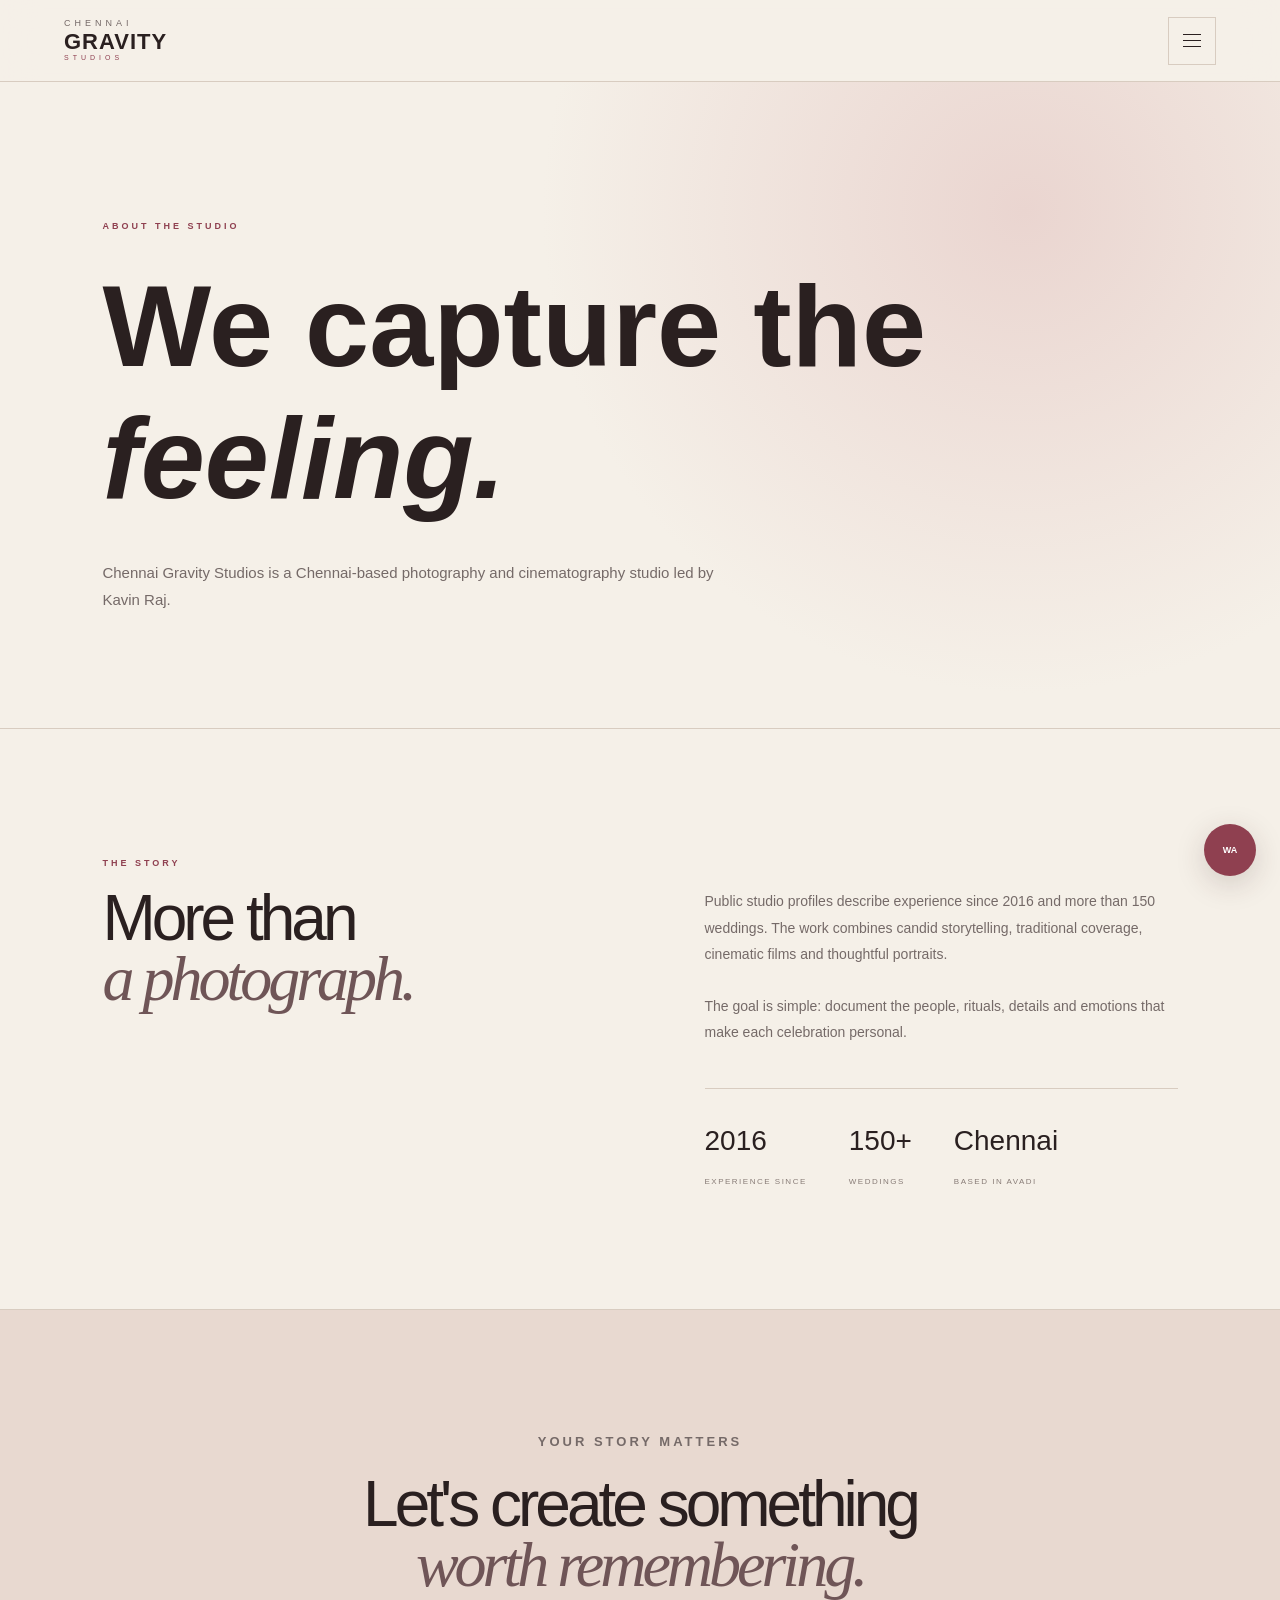
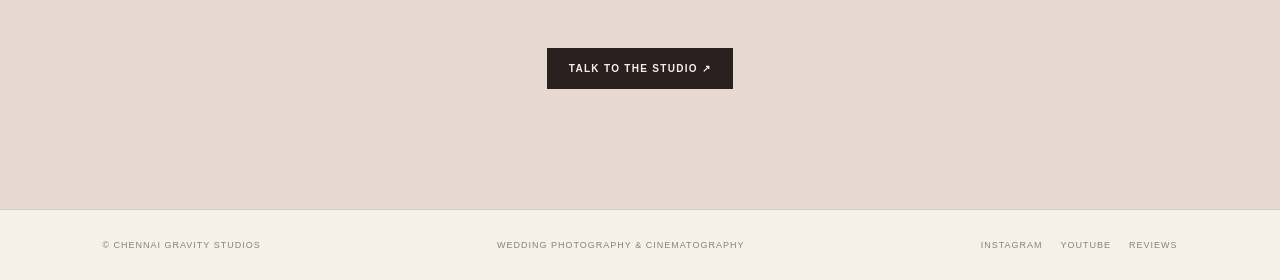
<file: about.html>
<!DOCTYPE html><html lang="en"><head><meta charset="UTF-8"><meta name="viewport" content="width=device-width,initial-scale=1.0"><meta name="description" content="Chennai Gravity Studios — wedding photography and cinematography in Chennai."><title>About | Chennai Gravity Studios</title><link rel="stylesheet" href="styles.css"></head><body><header><a class="brand" href="index.html"><span>CHENNAI</span><strong>GRAVITY</strong><small>STUDIOS</small></a><button class="menu-toggle" id="menuToggle" aria-label="Open menu" aria-expanded="false"><span></span><span></span><span></span></button><div class="side-menu" id="sideMenu"><div class="side-menu-top"><a class="brand" href="index.html"><span>CHENNAI</span><strong>GRAVITY</strong><small>STUDIOS</small></a><button class="menu-close" id="menuClose" aria-label="Close menu">×</button></div><nav class="side-nav"><a href="index.html">Home <span>01</span></a><a href="about.html">About <span>02</span></a><a href="services.html">Services <span>03</span></a><a href="portfolio.html">Portfolio <span>04</span></a><a href="reviews.html">Reviews <span>05</span></a><a href="contact.html">Contact <span>06</span></a></nav><div class="side-menu-bottom"><a href="https://www.instagram.com/chennaigravitystudios?stkn=cXQwcTYzNXhwazcz" target="_blank" rel="noopener">Instagram ↗</a><a href="https://youtube.com/@chennaigravity2805?si=CINxiaw2oVml3UkT" target="_blank" rel="noopener">YouTube ↗</a></div></div><div class="menu-overlay" id="menuOverlay"></div></header><main><section class="page-hero"><p class="eyebrow">ABOUT THE STUDIO</p><h1>We capture the<br><em>feeling.</em></h1><p>Chennai Gravity Studios is a Chennai-based photography and cinematography studio led by Kavin Raj.</p></section><section class="section split"><div><p class="eyebrow">THE STORY</p><h2>More than<br><em>a photograph.</em></h2></div><div class="copy"><p>Public studio profiles describe experience since 2016 and more than 150 weddings. The work combines candid storytelling, traditional coverage, cinematic films and thoughtful portraits.</p><p>The goal is simple: document the people, rituals, details and emotions that make each celebration personal.</p><div class="stats"><div><strong>2016</strong><span>Experience since</span></div><div><strong>150+</strong><span>Weddings</span></div><div><strong>Chennai</strong><span>Based in Avadi</span></div></div></div></section><section class="section availability"><div><p class="eyebrow">YOUR STORY MATTERS</p><h2>Let's create something<br><em>worth remembering.</em></h2><a class="btn" href="contact.html">Talk to the studio ↗</a></div></section></main><footer><span>© Chennai Gravity Studios</span><span>Wedding Photography & Cinematography</span><div class="footer-social"><a href="https://www.instagram.com/chennaigravitystudios?stkn=cXQwcTYzNXhwazcz" target="_blank" rel="noopener">Instagram</a><a href="https://youtube.com/@chennaigravity2805?si=CINxiaw2oVml3UkT" target="_blank" rel="noopener">YouTube</a><a href="reviews.html">Reviews</a></div></footer><a class="float" href="https://wa.me/919710421400" target="_blank" aria-label="WhatsApp">WA</a><script>
const menuToggle=document.getElementById('menuToggle'),sideMenu=document.getElementById('sideMenu'),menuOverlay=document.getElementById('menuOverlay'),menuClose=document.getElementById('menuClose');
function setMenu(open){sideMenu.classList.toggle('open',open);menuOverlay.classList.toggle('show',open);menuToggle.classList.toggle('active',open);menuToggle.setAttribute('aria-expanded',open);document.body.classList.toggle('menu-open',open)}
menuToggle.addEventListener('click',()=>setMenu(true));menuClose.addEventListener('click',()=>setMenu(false));menuOverlay.addEventListener('click',()=>setMenu(false));document.querySelectorAll('.side-nav a').forEach(a=>a.addEventListener('click',()=>setMenu(false)));document.addEventListener('keydown',e=>{if(e.key==='Escape')setMenu(false)});
</script></body></html>
</file>
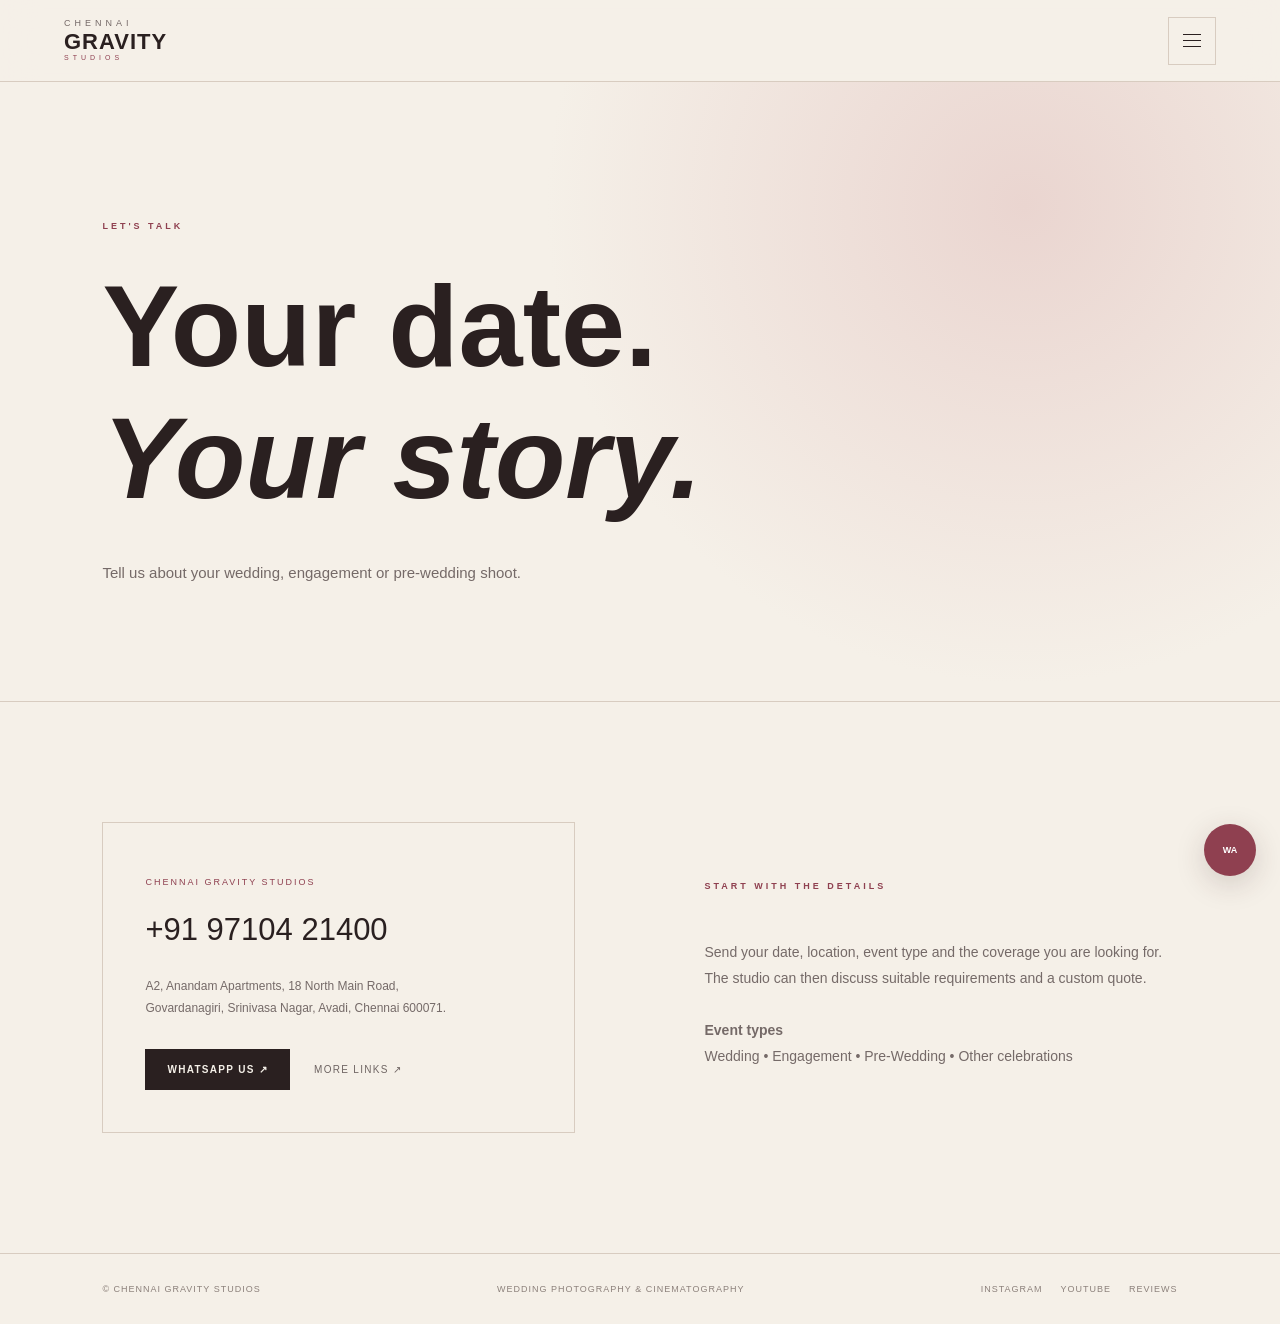
<file: contact.html>
<!DOCTYPE html><html lang="en"><head><meta charset="UTF-8"><meta name="viewport" content="width=device-width,initial-scale=1.0"><meta name="description" content="Chennai Gravity Studios — wedding photography and cinematography in Chennai."><title>Contact | Chennai Gravity Studios</title><link rel="stylesheet" href="styles.css"></head><body><header><a class="brand" href="index.html"><span>CHENNAI</span><strong>GRAVITY</strong><small>STUDIOS</small></a><button class="menu-toggle" id="menuToggle" aria-label="Open menu" aria-expanded="false"><span></span><span></span><span></span></button><div class="side-menu" id="sideMenu"><div class="side-menu-top"><a class="brand" href="index.html"><span>CHENNAI</span><strong>GRAVITY</strong><small>STUDIOS</small></a><button class="menu-close" id="menuClose" aria-label="Close menu">×</button></div><nav class="side-nav"><a href="index.html">Home <span>01</span></a><a href="about.html">About <span>02</span></a><a href="services.html">Services <span>03</span></a><a href="portfolio.html">Portfolio <span>04</span></a><a href="reviews.html">Reviews <span>05</span></a><a href="contact.html">Contact <span>06</span></a></nav><div class="side-menu-bottom"><a href="https://www.instagram.com/chennaigravitystudios?stkn=cXQwcTYzNXhwazcz" target="_blank" rel="noopener">Instagram ↗</a><a href="https://youtube.com/@chennaigravity2805?si=CINxiaw2oVml3UkT" target="_blank" rel="noopener">YouTube ↗</a></div></div><div class="menu-overlay" id="menuOverlay"></div></header><main><section class="page-hero"><p class="eyebrow">LET'S TALK</p><h1>Your date.<br><em>Your story.</em></h1><p>Tell us about your wedding, engagement or pre-wedding shoot.</p></section><section class="section contact"><div class="contact-card"><p>CHENNAI GRAVITY STUDIOS</p><a class="phone" href="tel:+919710421400">+91 97104 21400</a><p>A2, Anandam Apartments, 18 North Main Road,<br>Govardanagiri, Srinivasa Nagar, Avadi, Chennai 600071.</p><div class="actions"><a class="btn" href="https://wa.me/919710421400?text=Hi%20Chennai%20Gravity%20Studios%2C%20I%27d%20like%20to%20enquire%20about%20a%20wedding%20package." target="_blank">WhatsApp Us ↗</a><a class="text-link" href="https://linktr.ee/studiochennaigravity" target="_blank">More links ↗</a></div></div><div><p class="eyebrow">START WITH THE DETAILS</p><div class="copy"><p>Send your date, location, event type and the coverage you are looking for. The studio can then discuss suitable requirements and a custom quote.</p><p><strong>Event types</strong><br>Wedding • Engagement • Pre-Wedding • Other celebrations</p></div></div></section></main><footer><span>© Chennai Gravity Studios</span><span>Wedding Photography & Cinematography</span><div class="footer-social"><a href="https://www.instagram.com/chennaigravitystudios?stkn=cXQwcTYzNXhwazcz" target="_blank" rel="noopener">Instagram</a><a href="https://youtube.com/@chennaigravity2805?si=CINxiaw2oVml3UkT" target="_blank" rel="noopener">YouTube</a><a href="reviews.html">Reviews</a></div></footer><a class="float" href="https://wa.me/919710421400" target="_blank" aria-label="WhatsApp">WA</a><script>
const menuToggle=document.getElementById('menuToggle'),sideMenu=document.getElementById('sideMenu'),menuOverlay=document.getElementById('menuOverlay'),menuClose=document.getElementById('menuClose');
function setMenu(open){sideMenu.classList.toggle('open',open);menuOverlay.classList.toggle('show',open);menuToggle.classList.toggle('active',open);menuToggle.setAttribute('aria-expanded',open);document.body.classList.toggle('menu-open',open)}
menuToggle.addEventListener('click',()=>setMenu(true));menuClose.addEventListener('click',()=>setMenu(false));menuOverlay.addEventListener('click',()=>setMenu(false));document.querySelectorAll('.side-nav a').forEach(a=>a.addEventListener('click',()=>setMenu(false)));document.addEventListener('keydown',e=>{if(e.key==='Escape')setMenu(false)});
</script></body></html>
</file>
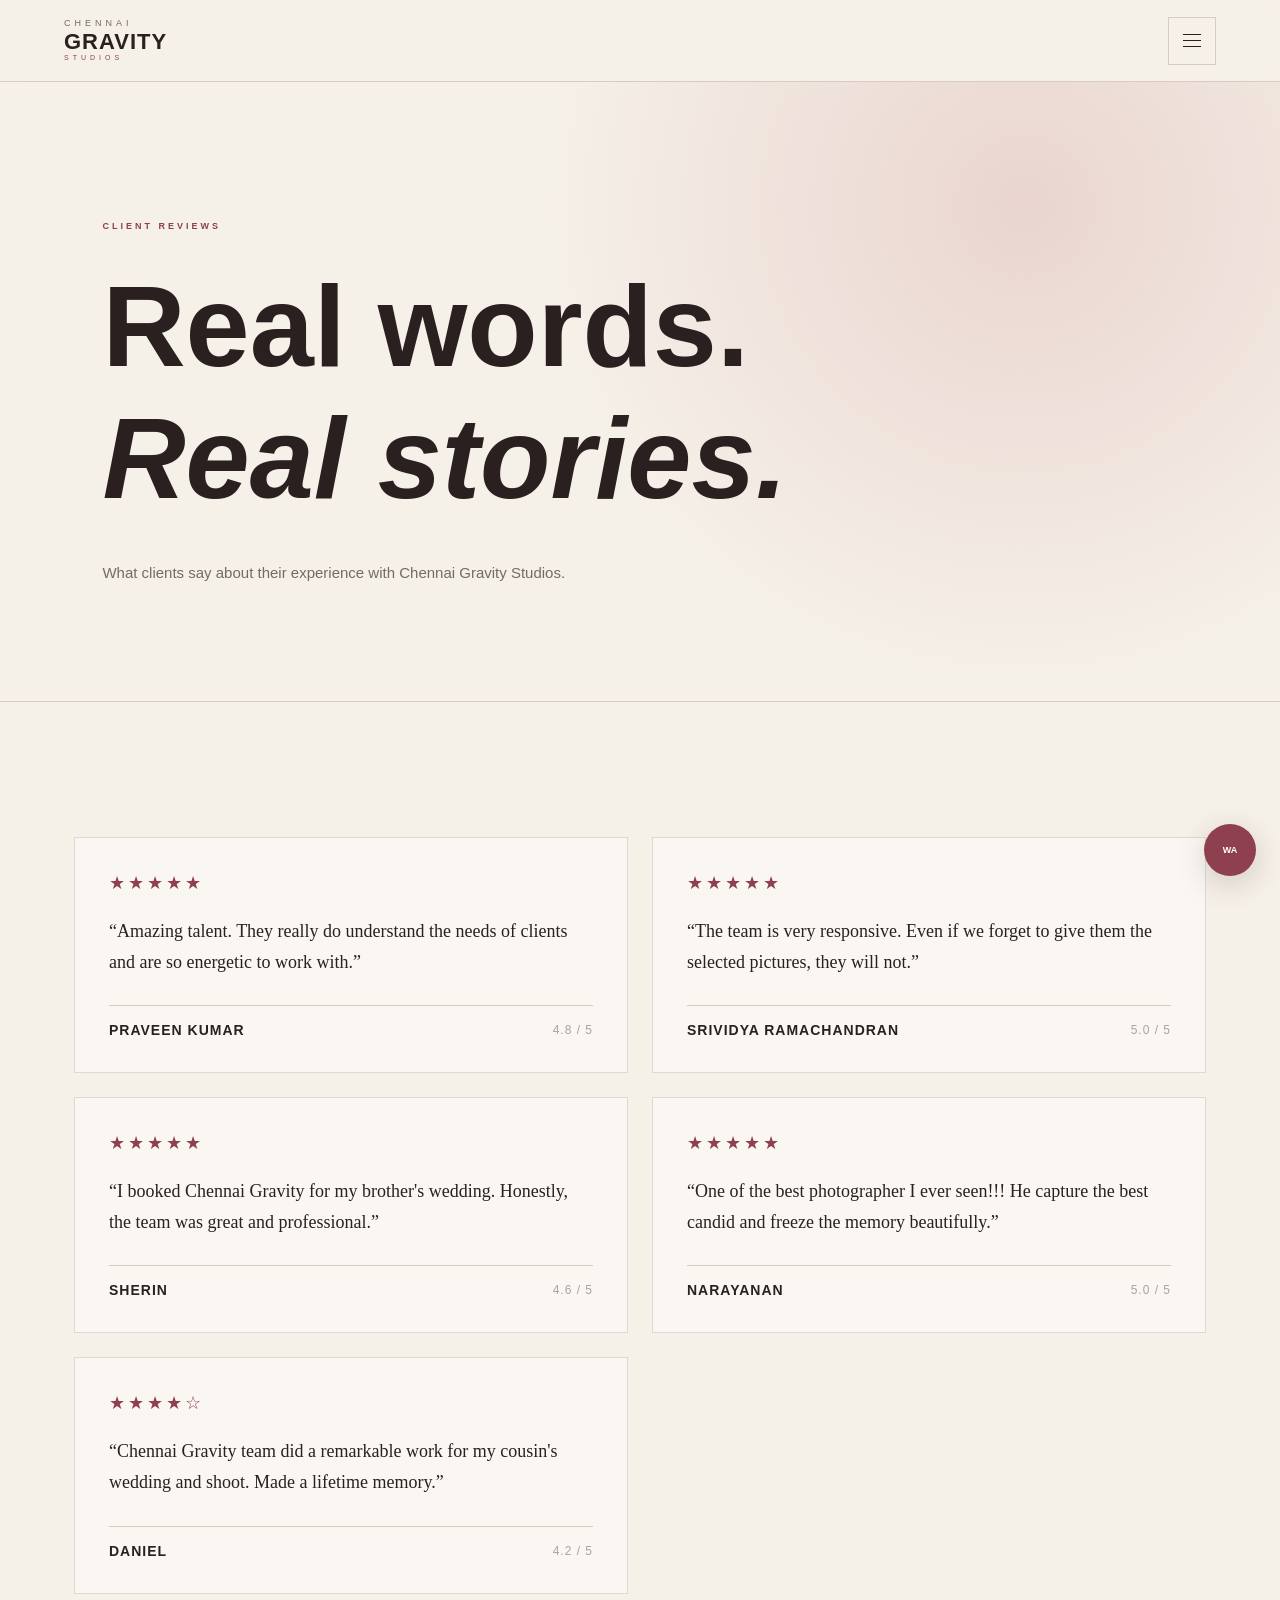
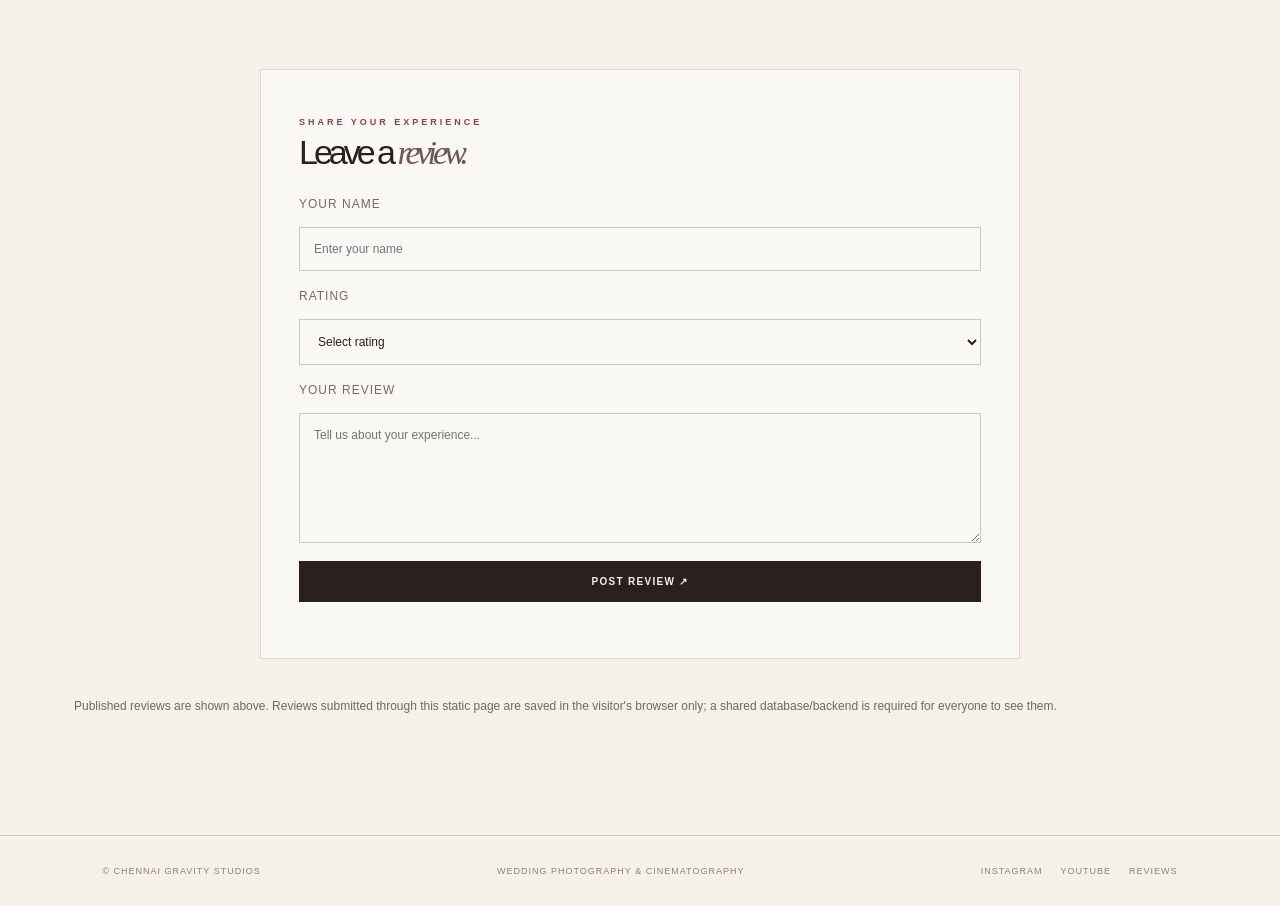
<file: reviews.html>
<!DOCTYPE html>
<html lang="en">
<head>
<meta charset="UTF-8">
<meta name="viewport" content="width=device-width,initial-scale=1.0">
<meta name="description" content="Client reviews for Chennai Gravity Studios.">
<title>Reviews | Chennai Gravity Studios</title>
<link rel="stylesheet" href="styles.css">
<style>
.reviews-only{max-width:1180px;margin:0 auto;padding:80px 24px 110px}
.reviews-grid{display:grid;grid-template-columns:repeat(2,minmax(0,1fr));gap:24px;margin-top:55px}
.review-card{padding:34px;border:1px solid rgba(0,0,0,.12);background:rgba(255,255,255,.5)}
.review-card .stars{font-size:18px;letter-spacing:3px;margin-bottom:22px}
.review-card p{font-size:18px;line-height:1.7;margin:0 0 28px}
.review-meta{display:flex;justify-content:space-between;gap:20px;align-items:center}
.review-meta strong{font-size:14px;text-transform:uppercase;letter-spacing:1px}
.review-meta span{font-size:12px;opacity:.6}
.review-source{margin-top:40px;font-size:12px;opacity:.65}
.review-form-card{max-width:760px;margin:75px auto 0;padding:38px;border:1px solid rgba(0,0,0,.12);background:rgba(255,255,255,.5)}
.review-form-card h2{margin:10px 0 28px;font-size:34px}
.review-form{display:grid;gap:18px}
.review-form label{display:grid;gap:8px;font-size:12px;text-transform:uppercase;letter-spacing:1px}
.review-form input,.review-form select,.review-form textarea{width:100%;box-sizing:border-box;border:1px solid rgba(0,0,0,.2);background:transparent;padding:14px;font:inherit;outline:none}
.review-form textarea{resize:vertical;min-height:130px}
.review-form button{border:0;cursor:pointer}
.review-message{font-size:13px;margin:0}
@media(max-width:760px){.reviews-only{padding:55px 20px 80px}.reviews-grid{grid-template-columns:1fr;margin-top:38px}.review-card{padding:26px}.review-card p{font-size:16px}.review-form-card{margin-top:55px;padding:26px}.review-form-card h2{font-size:28px}}
</style>
</head>
<body>
<header>
<a class="brand" href="index.html"><span>CHENNAI</span><strong>GRAVITY</strong><small>STUDIOS</small></a>
<button class="menu-toggle" id="menuToggle" aria-label="Open menu" aria-expanded="false"><span></span><span></span><span></span></button>
<div class="side-menu" id="sideMenu">
<div class="side-menu-top"><a class="brand" href="index.html"><span>CHENNAI</span><strong>GRAVITY</strong><small>STUDIOS</small></a><button class="menu-close" id="menuClose" aria-label="Close menu">×</button></div>
<nav class="side-nav">
<a href="index.html">Home <span>01</span></a><a href="about.html">About <span>02</span></a><a href="services.html">Services <span>03</span></a><a href="portfolio.html">Portfolio <span>04</span></a><a href="reviews.html">Reviews <span>05</span></a><a href="contact.html">Contact <span>06</span></a>
</nav>
<div class="side-menu-bottom"><a href="https://www.instagram.com/chennaigravitystudios?stkn=cXQwcTYzNXhwazcz" target="_blank" rel="noopener">Instagram ↗</a><a href="https://youtube.com/@chennaigravity2805?si=CINxiaw2oVml3UkT" target="_blank" rel="noopener">YouTube ↗</a></div>
</div><div class="menu-overlay" id="menuOverlay"></div>
</header>

<main>
<section class="page-hero">
<p class="eyebrow">CLIENT REVIEWS</p>
<h1>Real words.<br><em>Real stories.</em></h1>
<p>What clients say about their experience with Chennai Gravity Studios.</p>
</section>

<section class="reviews-only">
<div class="reviews-grid" id="reviewsGrid">
<article class="review-card"><div class="stars">★★★★★</div><p>“Amazing talent. They really do understand the needs of clients and are so energetic to work with.”</p><div class="review-meta"><strong>Praveen Kumar</strong><span>4.8 / 5</span></div></article>
<article class="review-card"><div class="stars">★★★★★</div><p>“The team is very responsive. Even if we forget to give them the selected pictures, they will not.”</p><div class="review-meta"><strong>Srividya Ramachandran</strong><span>5.0 / 5</span></div></article>
<article class="review-card"><div class="stars">★★★★★</div><p>“I booked Chennai Gravity for my brother's wedding. Honestly, the team was great and professional.”</p><div class="review-meta"><strong>Sherin</strong><span>4.6 / 5</span></div></article>
<article class="review-card"><div class="stars">★★★★★</div><p>“One of the best photographer I ever seen!!! He capture the best candid and freeze the memory beautifully.”</p><div class="review-meta"><strong>Narayanan</strong><span>5.0 / 5</span></div></article>
<article class="review-card"><div class="stars">★★★★☆</div><p>“Chennai Gravity team did a remarkable work for my cousin's wedding and shoot. Made a lifetime memory.”</p><div class="review-meta"><strong>Daniel</strong><span>4.2 / 5</span></div></article>
</div>

<div class="review-form-card">
<p class="eyebrow">SHARE YOUR EXPERIENCE</p>
<h2>Leave a <em>review.</em></h2>
<form class="review-form" id="reviewForm">
<label>Your name<input id="reviewName" maxlength="60" required placeholder="Enter your name"></label>
<label>Rating<select id="reviewRating" required><option value="">Select rating</option><option value="5">★★★★★ — 5</option><option value="4">★★★★☆ — 4</option><option value="3">★★★☆☆ — 3</option><option value="2">★★☆☆☆ — 2</option><option value="1">★☆☆☆☆ — 1</option></select></label>
<label>Your review<textarea id="reviewText" maxlength="500" required placeholder="Tell us about your experience..."></textarea></label>
<button class="btn" type="submit">Post Review ↗</button>
<p class="review-message" id="reviewMessage" aria-live="polite"></p>
</form>
</div>

<p class="review-source">Published reviews are shown above. Reviews submitted through this static page are saved in the visitor's browser only; a shared database/backend is required for everyone to see them.</p>
</section>
</main>

<footer><span>© Chennai Gravity Studios</span><span>Wedding Photography & Cinematography</span><div class="footer-social"><a href="https://www.instagram.com/chennaigravitystudios?stkn=cXQwcTYzNXhwazcz" target="_blank" rel="noopener">Instagram</a><a href="https://youtube.com/@chennaigravity2805?si=CINxiaw2oVml3UkT" target="_blank" rel="noopener">YouTube</a><a href="reviews.html">Reviews</a></div></footer>
<a class="float" href="https://wa.me/919710421400" target="_blank" aria-label="WhatsApp">WA</a>

<script>
const KEY='cgs_reviews_v2';
const escapeHTML=s=>String(s).replace(/[&<>"']/g,c=>({'&':'&amp;','<':'&lt;','>':'&gt;','"':'&quot;',"'":'&#039;'}[c]));
const stars=n=>'★★★★★'.slice(0,n)+'☆☆☆☆☆'.slice(0,5-n);
function getReviews(){try{return JSON.parse(localStorage.getItem(KEY)||'[]')}catch{return[]}}
function renderUserReviews(){
const grid=document.getElementById('reviewsGrid');
getReviews().slice().reverse().forEach(r=>{
const card=document.createElement('article'); card.className='review-card';
card.innerHTML='<div class="stars">'+stars(Number(r.rating))+'</div><p>“'+escapeHTML(r.text)+'”</p><div class="review-meta"><strong>'+escapeHTML(r.name)+'</strong><span>'+Number(r.rating)+'.0 / 5</span></div>';
grid.appendChild(card);
});
}
document.getElementById('reviewForm').addEventListener('submit',e=>{
e.preventDefault();
const name=document.getElementById('reviewName').value.trim();
const rating=Number(document.getElementById('reviewRating').value);
const review=document.getElementById('reviewText').value.trim();
if(!name||!rating||!review)return;
const reviews=getReviews(); reviews.push({name,rating,text:review,date:new Date().toISOString()});
localStorage.setItem(KEY,JSON.stringify(reviews)); e.target.reset();
document.getElementById('reviewMessage').textContent='Thank you — your review has been posted on this device.';
renderUserReviews();
});
renderUserReviews();

const menuToggle=document.getElementById('menuToggle'),sideMenu=document.getElementById('sideMenu'),menuOverlay=document.getElementById('menuOverlay'),menuClose=document.getElementById('menuClose');
function setMenu(open){sideMenu.classList.toggle('open',open);menuOverlay.classList.toggle('show',open);menuToggle.classList.toggle('active',open);menuToggle.setAttribute('aria-expanded',open);document.body.classList.toggle('menu-open',open)}
menuToggle.addEventListener('click',()=>setMenu(true));menuClose.addEventListener('click',()=>setMenu(false));menuOverlay.addEventListener('click',()=>setMenu(false));document.querySelectorAll('.side-nav a').forEach(a=>a.addEventListener('click',()=>setMenu(false)));document.addEventListener('keydown',e=>{if(e.key==='Escape')setMenu(false)});
</script>
</body>
</html>
</file>
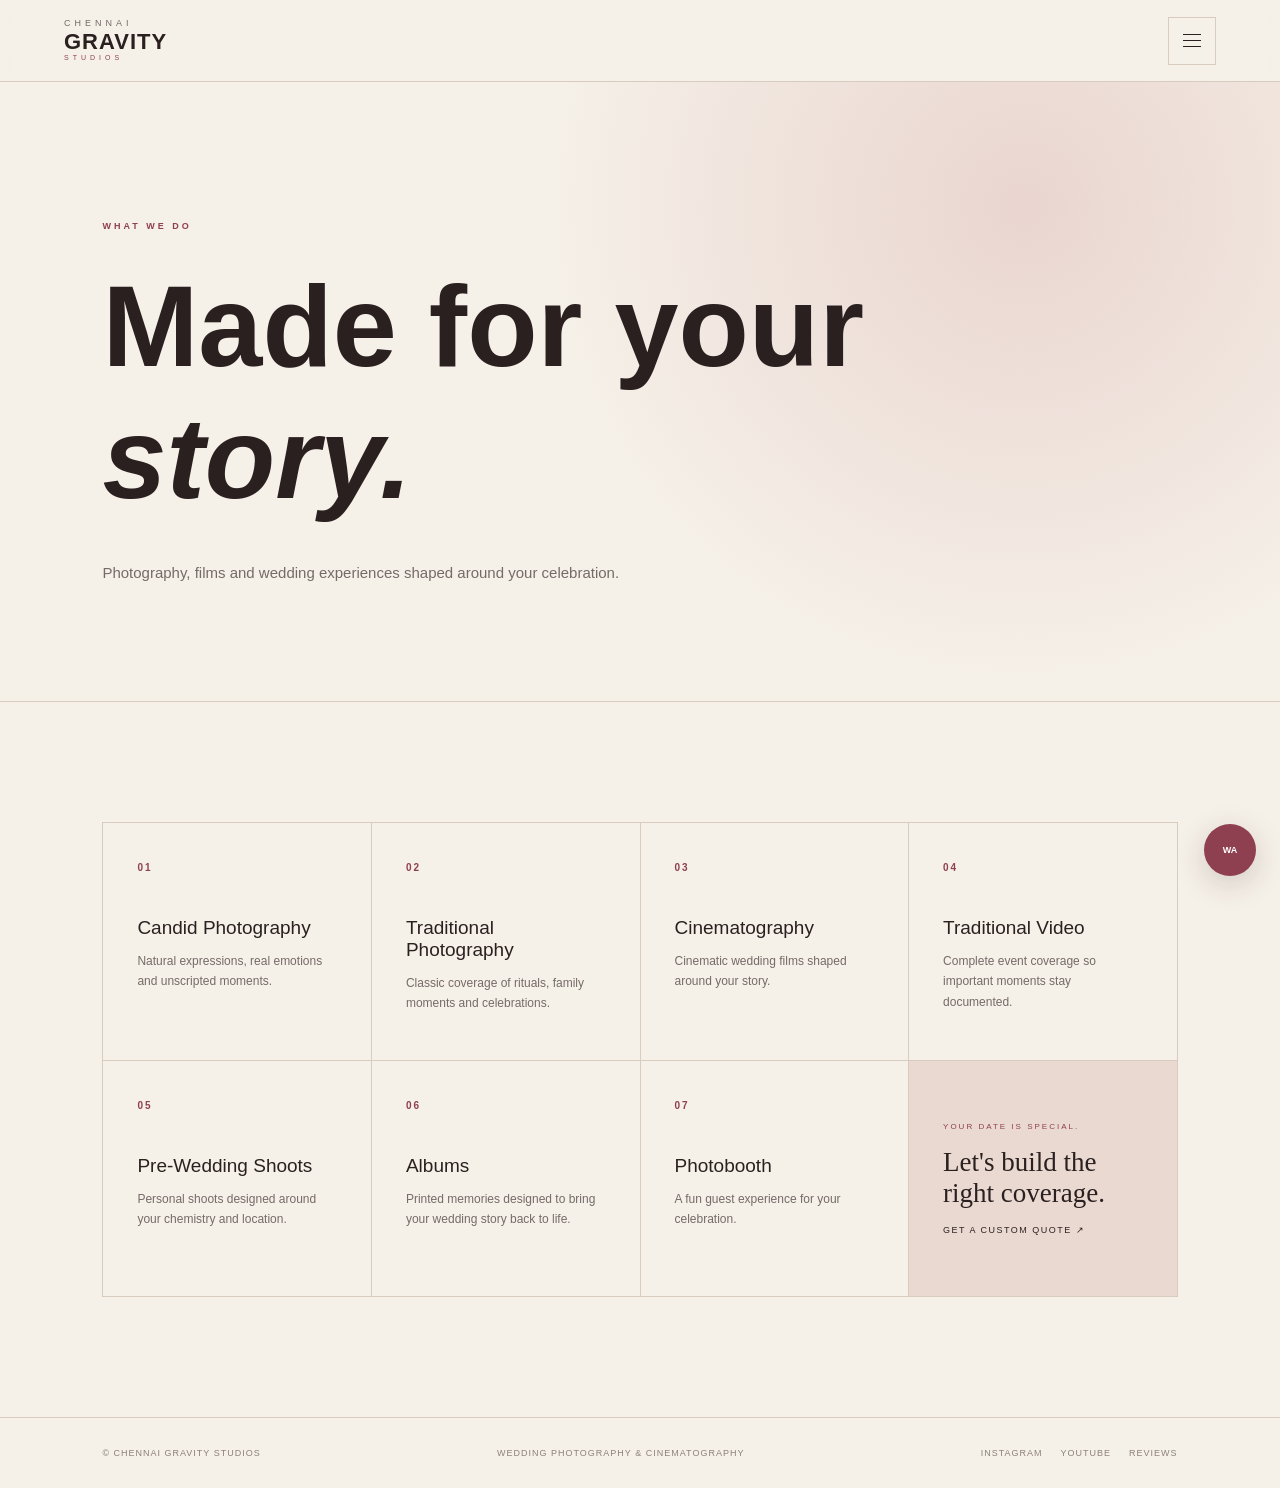
<file: services.html>
<!DOCTYPE html><html lang="en"><head><meta charset="UTF-8"><meta name="viewport" content="width=device-width,initial-scale=1.0"><meta name="description" content="Chennai Gravity Studios — wedding photography and cinematography in Chennai."><title>Services | Chennai Gravity Studios</title><link rel="stylesheet" href="styles.css"></head><body><header><a class="brand" href="index.html"><span>CHENNAI</span><strong>GRAVITY</strong><small>STUDIOS</small></a><button class="menu-toggle" id="menuToggle" aria-label="Open menu" aria-expanded="false"><span></span><span></span><span></span></button><div class="side-menu" id="sideMenu"><div class="side-menu-top"><a class="brand" href="index.html"><span>CHENNAI</span><strong>GRAVITY</strong><small>STUDIOS</small></a><button class="menu-close" id="menuClose" aria-label="Close menu">×</button></div><nav class="side-nav"><a href="index.html">Home <span>01</span></a><a href="about.html">About <span>02</span></a><a href="services.html">Services <span>03</span></a><a href="portfolio.html">Portfolio <span>04</span></a><a href="reviews.html">Reviews <span>05</span></a><a href="contact.html">Contact <span>06</span></a></nav><div class="side-menu-bottom"><a href="https://www.instagram.com/chennaigravitystudios?stkn=cXQwcTYzNXhwazcz" target="_blank" rel="noopener">Instagram ↗</a><a href="https://youtube.com/@chennaigravity2805?si=CINxiaw2oVml3UkT" target="_blank" rel="noopener">YouTube ↗</a></div></div><div class="menu-overlay" id="menuOverlay"></div></header><main><section class="page-hero"><p class="eyebrow">WHAT WE DO</p><h1>Made for your<br><em>story.</em></h1><p>Photography, films and wedding experiences shaped around your celebration.</p></section><section class="section"><div class="grid services"><article><b>01</b><h3>Candid Photography</h3><p>Natural expressions, real emotions and unscripted moments.</p></article><article><b>02</b><h3>Traditional Photography</h3><p>Classic coverage of rituals, family moments and celebrations.</p></article><article><b>03</b><h3>Cinematography</h3><p>Cinematic wedding films shaped around your story.</p></article><article><b>04</b><h3>Traditional Video</h3><p>Complete event coverage so important moments stay documented.</p></article><article><b>05</b><h3>Pre-Wedding Shoots</h3><p>Personal shoots designed around your chemistry and location.</p></article><article><b>06</b><h3>Albums</h3><p>Printed memories designed to bring your wedding story back to life.</p></article><article><b>07</b><h3>Photobooth</h3><p>A fun guest experience for your celebration.</p></article><article class="service-cta"><span>YOUR DATE IS SPECIAL.</span><h3>Let's build the right coverage.</h3><a href="contact.html">Get a custom quote ↗</a></article></div></section></main><footer><span>© Chennai Gravity Studios</span><span>Wedding Photography & Cinematography</span><div class="footer-social"><a href="https://www.instagram.com/chennaigravitystudios?stkn=cXQwcTYzNXhwazcz" target="_blank" rel="noopener">Instagram</a><a href="https://youtube.com/@chennaigravity2805?si=CINxiaw2oVml3UkT" target="_blank" rel="noopener">YouTube</a><a href="reviews.html">Reviews</a></div></footer><a class="float" href="https://wa.me/919710421400" target="_blank" aria-label="WhatsApp">WA</a><script>
const menuToggle=document.getElementById('menuToggle'),sideMenu=document.getElementById('sideMenu'),menuOverlay=document.getElementById('menuOverlay'),menuClose=document.getElementById('menuClose');
function setMenu(open){sideMenu.classList.toggle('open',open);menuOverlay.classList.toggle('show',open);menuToggle.classList.toggle('active',open);menuToggle.setAttribute('aria-expanded',open);document.body.classList.toggle('menu-open',open)}
menuToggle.addEventListener('click',()=>setMenu(true));menuClose.addEventListener('click',()=>setMenu(false));menuOverlay.addEventListener('click',()=>setMenu(false));document.querySelectorAll('.side-nav a').forEach(a=>a.addEventListener('click',()=>setMenu(false)));document.addEventListener('keydown',e=>{if(e.key==='Escape')setMenu(false)});
</script></body></html>
</file>
<file: styles.css>
:root{--bg:#f5f0e8;--surface:#ebe2d6;--text:#2a2020;--muted:#756a68;--line:#d8ccc0;--accent:#8f4050;--accent2:#c59b72;--serif:Georgia,"Times New Roman",serif}*{box-sizing:border-box}html{scroll-behavior:smooth}body{margin:0;background:var(--bg);color:var(--text);font-family:Arial,Helvetica,sans-serif}a{color:inherit;text-decoration:none}header{height:82px;border-bottom:1px solid var(--line);display:flex;align-items:center;padding:0 5%;position:sticky;top:0;background:rgba(245,240,232,.94);backdrop-filter:blur(18px);z-index:10}.brand{width:210px;line-height:.8;letter-spacing:2px}.brand span,.brand small{display:block;font-size:9px;color:var(--muted);letter-spacing:4px}.brand strong{display:block;font-size:22px;letter-spacing:1px;margin:5px 0}.brand small{color:var(--accent);font-size:7px}nav{display:flex;gap:34px;margin:auto;font-size:10px;text-transform:uppercase;letter-spacing:1.5px;color:#6f6563}nav a:hover,.text-link:hover{color:var(--accent)}.nav-cta{font-size:10px;text-transform:uppercase;letter-spacing:1.5px;border:1px solid #5a554d;padding:12px 18px}.nav-cta:hover,.btn:hover{background:var(--accent);color:#f5f0e8}.hero{min-height:calc(100vh - 82px);display:grid;grid-template-columns:1fr 1fr;align-items:center;padding:7% 8%;gap:8%;overflow:hidden}.eyebrow{font-size:9px;letter-spacing:3px;color:var(--accent);font-weight:bold}.hero h1,h2{font-size:clamp(48px,7vw,94px);line-height:.94;letter-spacing:-4px;margin:24px 0;font-weight:500}.hero h1 em,h2 em{font-family:var(--serif);font-weight:400;color:#6f5557}.lead{max-width:560px;color:var(--muted);font-size:15px;line-height:1.8}.actions{display:flex;align-items:center;gap:24px;margin-top:30px}.btn{display:inline-block;background:var(--text);color:#f5f0e8;padding:15px 22px;font-size:10px;font-weight:bold;text-transform:uppercase;letter-spacing:1.3px}.text-link{font-size:10px;text-transform:uppercase;letter-spacing:1.3px;color:#6f6563}.hero-visual{position:relative;display:flex;justify-content:center}.hero-image{width:min(500px,100%);aspect-ratio:4/5;position:relative;overflow:hidden;background:#e1d3c6;border:1px solid #cbb9a9;transform:rotate(2deg);box-shadow:35px 35px 0 rgba(143,64,80,.10)}.hero-image img{width:100%;height:100%;object-fit:cover;display:block;filter:saturate(.8)}.image-fallback{position:absolute;inset:0;display:flex;align-items:center;justify-content:center;flex-direction:column;background:radial-gradient(circle at 50% 35%,#d9b9a8,#eee5dc 55%,#d5c4b7)}.hero-image img:not([src=""])+.image-fallback{display:none}.image-fallback span{font-family:var(--serif);font-size:130px;color:#d8c8b2}.image-fallback small{letter-spacing:4px;color:#8d7974;font-size:8px}.hero-stamp{position:absolute;right:-15px;bottom:25px;border:1px solid #c7b4a5;background:#f5f0e8;padding:15px 18px;font-size:8px;letter-spacing:2px;line-height:1.7;color:var(--muted)}.hero-stamp b{color:var(--accent)}.marquee{border-top:1px solid var(--line);border-bottom:1px solid var(--line);padding:18px 0;overflow:hidden;white-space:nowrap;color:#8c807b;font-size:9px;letter-spacing:4px}.marquee span{display:inline-block;animation:scroll 24s linear infinite}@keyframes scroll{to{transform:translateX(-30%)}}.section{padding:120px 8%;border-top:1px solid var(--line)}.split{display:grid;grid-template-columns:1fr 1fr;gap:12%;align-items:start}.section h2{font-size:clamp(42px,5vw,70px);margin-top:20px}.copy{max-width:590px;color:var(--muted);line-height:1.9;font-size:14px;padding-top:25px}.copy p+p{margin-top:25px}.stats{display:flex;gap:42px;border-top:1px solid var(--line);margin-top:42px;padding-top:25px}.stats div{display:flex;flex-direction:column;gap:7px}.stats strong{font-size:28px;font-weight:400;color:var(--text)}.stats span{font-size:8px;text-transform:uppercase;letter-spacing:1.5px;color:#887c77}.section-head{display:flex;justify-content:space-between;align-items:end;margin-bottom:55px}.section-note{max-width:310px;color:var(--muted);font-size:12px;line-height:1.7}.grid{display:grid;grid-template-columns:repeat(4,1fr);gap:1px;background:var(--line);border:1px solid var(--line)}.services article{background:var(--bg);padding:34px;min-height:235px}.services b{color:var(--accent);font-size:10px;letter-spacing:2px}.services h3{font-size:19px;margin:42px 0 12px;font-weight:500}.services p{font-size:12px;line-height:1.7;color:var(--muted)}.service-cta{background:#ead9d1!important;display:flex;flex-direction:column;justify-content:center}.service-cta span{font-size:8px;letter-spacing:2px;color:var(--accent)}.service-cta h3{margin:16px 0;font-family:var(--serif);font-size:27px}.service-cta a{font-size:9px;text-transform:uppercase;letter-spacing:1.5px}.portfolio{background:#eee5dc}.gallery-grid{display:grid;grid-template-columns:1fr 1fr;gap:14px}.gallery-grid figure{margin:0;position:relative;min-height:360px;overflow:hidden;background:#e1d3c6}.gallery-grid figure.wide{grid-column:span 2;min-height:560px}.gallery-grid img{width:100%;height:100%;object-fit:cover;display:block;filter:saturate(.72);transition:transform .7s ease,filter .7s ease}.gallery-grid figure:hover img{transform:scale(1.035);filter:saturate(1)}figcaption{position:absolute;left:20px;bottom:18px;right:20px;font-size:9px;letter-spacing:2px;text-transform:uppercase;text-shadow:0 2px 15px #000}.gallery-grid figcaption span{color:var(--accent);margin-right:12px}.portfolio-note{color:#8c807b;font-size:9px;line-height:1.7;margin:22px 0 0}.work-list{border-top:1px solid var(--line)}.work-list>div{display:grid;grid-template-columns:80px 1fr;gap:20px;padding:30px 0;border-bottom:1px solid var(--line)}.work-list span{color:var(--accent);font-size:10px;letter-spacing:2px}.work-list h3{margin:0 0 9px;font-size:22px;font-weight:500}.work-list p{margin:0;color:var(--muted);font-size:12px;line-height:1.7}.availability{background:#e8d9d0;display:flex;justify-content:center;text-align:center}.availability>div{max-width:760px}.availability h2{margin-bottom:25px}.availability p{max-width:500px;margin:0 auto;color:var(--muted);line-height:1.8;font-size:13px}.availability .btn{margin-top:28px}.contact{display:grid;grid-template-columns:1fr 1fr;gap:12%;align-items:center}.contact-copy{color:var(--muted);line-height:1.8;max-width:420px}.contact-card{border:1px solid var(--line);padding:42px}.contact-card>p:first-child{font-size:9px;letter-spacing:2px;color:var(--accent)}.phone{display:block;font-size:31px;margin:22px 0 28px}.contact-card>p{color:var(--muted);font-size:12px;line-height:1.8}footer{padding:30px 8%;border-top:1px solid var(--line);display:flex;justify-content:space-between;color:#8c807b;font-size:9px;text-transform:uppercase;letter-spacing:1px}.float{position:fixed;right:24px;bottom:24px;width:52px;height:52px;border-radius:50%;background:#8f4050;color:#fff;display:flex;align-items:center;justify-content:center;font-size:9px;font-weight:bold;box-shadow:0 8px 30px rgba(60,35,35,.18);z-index:20}@media(max-width:900px){header{padding:0 5%;height:70px}.brand{width:auto}nav{display:none}.nav-cta{margin-left:auto}.hero{grid-template-columns:1fr;padding:70px 7%;min-height:auto}.hero-visual{margin-top:45px}.section{padding:80px 7%}.split,.contact{grid-template-columns:1fr;gap:35px}.grid{grid-template-columns:1fr 1fr}.gallery-grid figure,.gallery-grid figure.wide{grid-column:auto;min-height:420px}.gallery-grid figure.wide{grid-column:span 2}.section-head{display:block}.section-note{margin-top:20px}.hero h1{letter-spacing:-2px}.stats{gap:25px}.phone{font-size:24px}}@media(max-width:560px){.grid{grid-template-columns:1fr}.gallery-grid{grid-template-columns:1fr}.gallery-grid figure,.gallery-grid figure.wide{grid-column:auto;min-height:380px}.hero-stamp{right:-5px}.stats{gap:18px}.stats strong{font-size:23px}footer{display:block}footer span{display:block;margin:7px 0}}
.page-hero{min-height:62vh;padding:130px 8% 100px;display:flex;flex-direction:column;justify-content:center;border-bottom:1px solid var(--line);background:radial-gradient(circle at 80% 20%,#ead5d0 0,#f5f0e8 42%)}.page-hero h1{max-width:900px;margin:20px 0;font-size:clamp(58px,9vw,120px)}.page-hero>p:last-child{max-width:620px;color:var(--muted);line-height:1.8;font-size:15px}.center-cta{text-align:center;margin-top:55px}.page-hero+.section{border-top:0}.portfolio .gallery-grid{margin-top:10px}
.social-nav{display:flex;align-items:center;gap:18px;margin-left:auto}.social-nav>a:not(.nav-cta){font-size:9px;text-transform:uppercase;letter-spacing:1px;color:#6f6563}.social-nav>a:not(.nav-cta):hover,.footer-social a:hover{color:var(--accent)}.footer-social{display:flex;gap:18px}.footer-social a{text-decoration:none}.reviews-preview{background:#f0e8df}.review-preview-grid{display:grid;grid-template-columns:1fr 1fr;gap:14px}.review-card{border:1px solid var(--line);background:var(--bg);padding:34px}.review-card .stars,.stars{color:var(--accent);letter-spacing:3px;font-size:14px}.review-card p{font-family:var(--serif);font-size:22px;line-height:1.5;margin:22px 0 28px;color:var(--text)}.review-card>span{font-size:8px;letter-spacing:2px;color:var(--muted)}.review-card-dark{background:var(--text);border-color:var(--text);color:#f5f0e8}.review-card-dark p{color:#f5f0e8}.review-card-dark>span{color:#c9bcb7}.reviews-layout{display:grid;grid-template-columns:1.4fr .8fr;gap:8%;align-items:start}.rating-panel{border-bottom:1px solid var(--line);padding-bottom:35px;margin-bottom:30px}.rating-big{display:flex;align-items:baseline;gap:8px;margin:15px 0 3px}.rating-big strong{font-size:72px;font-weight:400;letter-spacing:-4px}.rating-big span{font-size:14px;color:var(--muted)}.rating-panel>p{font-size:10px;text-transform:uppercase;letter-spacing:1.5px;color:var(--muted)}.review-list{display:grid;gap:14px}.review-form-card{border:1px solid var(--line);padding:38px;background:#eee5dc;position:sticky;top:105px}.review-form-card h2{font-size:48px;margin:18px 0 35px}.review-form-card form{display:grid;gap:18px}.review-form-card label{font-size:9px;text-transform:uppercase;letter-spacing:1.5px;color:var(--muted)}.review-form-card input,.review-form-card select,.review-form-card textarea{display:block;width:100%;margin-top:8px;padding:13px 14px;border:1px solid var(--line);background:var(--bg);font:inherit;color:var(--text);outline:none}.review-form-card input:focus,.review-form-card select:focus,.review-form-card textarea:focus{border-color:var(--accent)}.review-form-card textarea{resize:vertical}.form-note{font-size:10px!important;line-height:1.6!important;color:var(--muted)!important;margin:0}.review-message{font-size:11px!important;color:var(--accent)!important;margin:0}.review-meta{display:flex;justify-content:space-between;gap:20px;align-items:center;border-top:1px solid var(--line);padding-top:16px;font-size:9px;letter-spacing:1px;text-transform:uppercase}.review-meta span{color:var(--muted)}.empty-reviews{border:1px dashed var(--line);padding:55px 35px;color:var(--muted)}.empty-reviews h3{font-family:var(--serif);font-size:30px;color:var(--text);font-weight:400;margin:15px 0}.empty-reviews p{font-size:12px;line-height:1.7}@media(max-width:1050px){.social-nav>a:not(.nav-cta){display:none}.reviews-layout{grid-template-columns:1fr}.review-form-card{position:static}.footer-social{margin-top:12px}}@media(max-width:700px){.review-preview-grid{grid-template-columns:1fr}.review-card p{font-size:19px}.rating-big strong{font-size:58px}.social-nav{gap:8px}.footer-social{flex-wrap:wrap}}

/* Side navigation */
header{height:82px;padding:0 5%;position:sticky;top:0;z-index:50}
header>.brand{display:block}
.menu-toggle{margin-left:auto;width:48px;height:48px;border:1px solid var(--line);background:transparent;display:flex;flex-direction:column;justify-content:center;align-items:center;gap:5px;cursor:pointer;transition:.25s}
.menu-toggle span{width:18px;height:1px;background:var(--text);display:block;transition:.25s}
.menu-toggle:hover{background:var(--text);border-color:var(--text)}
.menu-toggle:hover span{background:var(--bg)}
.menu-toggle.active{position:relative;z-index:70}
.side-menu{position:fixed;top:0;right:0;width:min(430px,88vw);height:100vh;background:var(--bg);z-index:60;transform:translateX(110%);visibility:hidden;opacity:0;pointer-events:none;transition:transform .45s cubic-bezier(.22,1,.36,1),opacity .25s ease,visibility 0s linear .45s;box-shadow:-25px 0 70px rgba(42,32,32,.12);padding:32px 38px;display:flex;flex-direction:column}
.side-menu.open{transform:translateX(0);visibility:visible;opacity:1;pointer-events:auto;transition:transform .45s cubic-bezier(.22,1,.36,1),opacity .25s ease,visibility 0s linear 0s}
.side-menu-top{display:flex;justify-content:space-between;align-items:flex-start;padding-bottom:35px;border-bottom:1px solid var(--line)}
.side-menu-top .brand{width:auto}
.menu-close{width:42px;height:42px;border:1px solid var(--line);background:transparent;font-size:28px;line-height:1;cursor:pointer;color:var(--text)}
.menu-close:hover{background:var(--text);color:var(--bg)}
.side-nav{display:flex;flex-direction:column;margin:18px 0 0}
.side-nav a{display:flex;justify-content:space-between;align-items:center;padding:20px 0;border-bottom:1px solid var(--line);font-family:var(--serif);font-size:30px;letter-spacing:-.5px;transition:.2s}
.side-nav a span{font-family:Arial,Helvetica,sans-serif;font-size:8px;letter-spacing:2px;color:var(--accent)}
.side-nav a:hover{color:var(--accent);padding-left:8px}
.side-menu-bottom{margin-top:auto;border-top:1px solid var(--line);padding-top:24px;display:flex;gap:24px}
.side-menu-bottom a{font-size:9px;text-transform:uppercase;letter-spacing:1.5px;color:var(--muted)}
.side-menu-bottom a:hover{color:var(--accent)}
.menu-overlay{position:fixed;inset:0;background:rgba(42,32,32,.38);z-index:55;opacity:0;visibility:hidden;transition:.3s;backdrop-filter:blur(3px)}
.menu-overlay.show{opacity:1;visibility:visible}
body.menu-open{overflow:hidden}
@media(max-width:560px){
header{height:70px}
.side-menu{width:100%;padding:26px 24px}
.side-nav a{font-size:27px;padding:17px 0}
.side-menu-top{padding-bottom:26px}
.menu-toggle{width:44px;height:44px}
}

.media-showcase{background:#eee5dc}.media-links{display:flex;gap:22px}.media-grid{display:grid;grid-template-columns:1.45fr .8fr;gap:18px}.youtube-card,.instagram-card{border:1px solid var(--line);background:var(--bg)}.youtube-card{padding:16px}.media-label{font-size:8px;letter-spacing:2px;color:var(--accent);margin:3px 0 13px}.video-frame{position:relative;aspect-ratio:16/9;background:#211b1b;overflow:hidden}.video-frame iframe{position:absolute;inset:0;width:100%;height:100%;border:0}.media-caption{display:block;font-size:9px;text-transform:uppercase;letter-spacing:1.4px;color:var(--muted);padding:17px 5px 5px}.instagram-card{display:flex;flex-direction:column;justify-content:space-between;min-height:100%;overflow:hidden}.instagram-art{min-height:300px;background:radial-gradient(circle at 70% 20%,#c59b72 0,#8f4050 42%,#2a2020 100%);color:#f5f0e8;display:flex;flex-direction:column;justify-content:flex-end;padding:28px;position:relative}.instagram-art:before{content:"";position:absolute;width:150px;height:150px;border:1px solid rgba(255,255,255,.35);border-radius:42px;right:28px;top:28px}.instagram-art:after{content:"";position:absolute;width:48px;height:48px;border:1px solid rgba(255,255,255,.45);border-radius:50%;right:79px;top:79px}.instagram-art>span{font-size:72px;font-family:var(--serif);opacity:.85}.instagram-art div{display:flex;flex-direction:column;gap:8px;position:relative;z-index:2}.instagram-art strong{font-size:13px;letter-spacing:1px}.instagram-art small{font-size:8px;letter-spacing:1.5px;opacity:.75}.instagram-copy{padding:25px}.instagram-copy>span{font-size:8px;letter-spacing:2px;color:var(--accent)}.instagram-copy b{display:block;font-family:var(--serif);font-size:28px;line-height:1.1;font-weight:400;margin-top:13px}.instagram-card:hover .instagram-art{filter:saturate(1.15)}@media(max-width:800px){.media-grid{grid-template-columns:1fr}.instagram-art{min-height:250px}}@media(max-width:560px){.media-links{margin-top:20px;flex-wrap:wrap}.video-frame{aspect-ratio:9/7}}

/* Mobile viewport / horizontal overflow fix */
html,body{width:100%;max-width:100%;overflow-x:hidden}
header,main,footer{width:100%;max-width:100%}
img,iframe{max-width:100%}
@media(max-width:900px){
  .hero,.section,.page-hero{width:100%;max-width:100%;overflow:hidden}
  .hero-copy,.hero-visual,.copy,.section-head,.page-hero>*{min-width:0;max-width:100%}
  .hero h1,h2,.page-hero h1{overflow-wrap:break-word;word-break:normal}
}
@media(max-width:560px){
  header{width:100%;min-width:0;padding:0 20px}
  header>.brand{min-width:0;max-width:calc(100% - 64px)}
  .menu-toggle{flex:0 0 44px;margin-left:auto}
  .page-hero{padding:90px 7% 70px}
  .page-hero h1{font-size:clamp(46px,13vw,70px);letter-spacing:-2px;line-height:.94}
  .hero{padding-left:7%;padding-right:7%}
  .gallery-grid,.media-grid,.review-preview-grid{width:100%;max-width:100%}
  .gallery-grid figure,.gallery-grid figure.wide{width:100%;min-width:0}
  .gallery-grid img{width:100%;max-width:100%;height:auto;min-height:380px;object-fit:cover}
}

.instagram-reel-card{padding:16px;overflow:hidden}.instagram-embed-wrap{background:#fff;min-height:420px;display:flex;justify-content:center;align-items:flex-start;overflow:hidden}.instagram-embed-wrap .instagram-media{margin:0!important;min-width:0!important;width:100%!important;max-width:540px!important}.instagram-reel-card .media-caption{padding-left:5px}.instagram-reel-card .media-label{margin:3px 0 13px}
@media(max-width:800px){.instagram-embed-wrap{min-height:0}.instagram-reel-card{width:100%}}

/* Compact hamburger navigation */
.side-menu{padding:24px 30px;overflow-y:auto;overscroll-behavior:contain}
.side-menu-top{padding-bottom:22px}
.side-menu .brand strong{font-size:19px}
.side-nav{margin:10px 0 0;gap:0}
.side-nav a{font-size:23px;line-height:1.15;padding:14px 0;letter-spacing:-.3px}
.side-nav a span{font-size:8px}
.side-menu-bottom{padding-top:18px;gap:18px;flex-wrap:wrap}
@media(max-width:560px){.side-menu{padding:22px 24px}.side-menu-top{padding-bottom:18px}.side-nav a{font-size:21px;padding:13px 0}.side-menu-bottom{padding-top:16px}}
</file>
